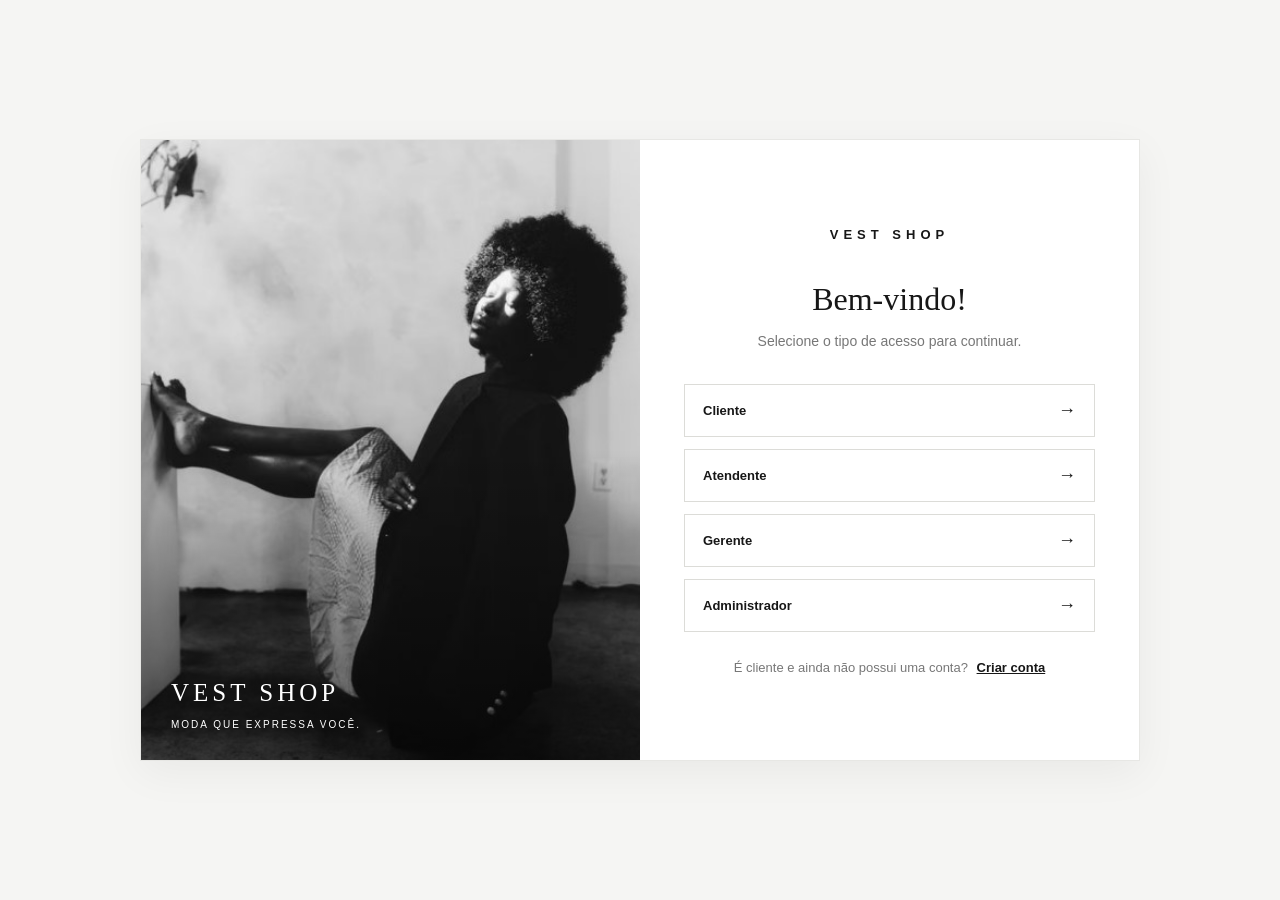
<file: pages/escolha_acesso.html>
<!DOCTYPE html>
<html lang="pt-BR">
<head>
    <meta charset="UTF-8">
    <meta name="viewport" content="width=device-width, initial-scale=1.0">
    <title>Escolher acesso | Vest Shop</title>
    <link rel="stylesheet" href="../css/escolha_acesso.css">
</head>
<body>
    <main class="container">

        <aside class="login-image">
            <div class="image-caption">
                <span>VEST SHOP</span>
                <p>MODA QUE EXPRESSA VOCÊ.</p>
            </div>
        </aside>

        <section class="access-card">
            <div class="brand">
                <span>VEST SHOP</span>
            </div>

            <header class="header">
                <h1>Bem-vindo!</h1>
                <p>Selecione o tipo de acesso para continuar.</p>
            </header>

            <nav class="access-options" aria-label="Tipos de acesso">
                <a href="login.html?perfil=cliente" class="access-button">
                    <span>Cliente</span>
                    <span class="arrow" aria-hidden="true">→</span>
                </a>

                <a href="login.html?perfil=atendente" class="access-button">
                    <span>Atendente</span>
                    <span class="arrow" aria-hidden="true">→</span>
                </a>

                <a href="login.html?perfil=gerente" class="access-button">
                    <span>Gerente</span>
                    <span class="arrow" aria-hidden="true">→</span>
                </a>

                <a href="login.html?perfil=administrador" class="access-button">
                    <span>Administrador</span>
                    <span class="arrow" aria-hidden="true">→</span>
                </a>
            </nav>

            <div class="register-link">
                <span>É cliente e ainda não possui uma conta?</span>
                <a href="cadastro.html">Criar conta</a>
            </div>
        </section>
    </main>
</body>
</html>
</file>
<file: css/escolha_acesso.css>
/* VEST SHOP — ESCOLHA DE ACESSO */

* {
    margin: 0;
    padding: 0;
    box-sizing: border-box;
}

body {
    min-height: 100vh;
    padding: 30px;
    display: flex;
    align-items: center;
    justify-content: center;
    font-family: Arial, Helvetica, sans-serif;
    background: #f5f5f3;
    color: #171717;
}

.container {
    display: grid;
    grid-template-columns: 1fr 1fr;
    width: min(100%, 1000px);
    min-height: 620px;
    margin: auto;
    background: #fff;
    border: 1px solid #e7e7e4;
    box-shadow: 0 12px 40px rgba(0, 0, 0, 0.05);
}

.login-image {
    position: relative;
    min-height: 620px;
    background-color: #222;
    background-image:
        linear-gradient(to top, rgba(0,0,0,0.6), transparent 50%),
        url("../imagens/modelo-para-as-telas-v2.jpg");
    background-position: center;
    background-size: cover;
}

.image-caption {
    position: absolute;
    left: 30px;
    right: 20px;
    bottom: 30px;
    color: #fff;
}

.image-caption span {
    font-family: Georgia, "Times New Roman", serif;
    font-size: 25px;
    letter-spacing: 4px;
}

.image-caption p {
    margin-top: 12px;
    font-size: 10px;
    letter-spacing: 2px;
}

.access-card {
    display: flex;
    flex-direction: column;
    justify-content: center;
    padding: 44px;
    background: #fff;
}

.brand {
    text-align: center;
    margin-bottom: 38px;
}

.brand span {
    font-size: 13px;
    font-weight: 800;
    letter-spacing: 5px;
}

.header {
    text-align: center;
    margin-bottom: 32px;
}

.header h1 {
    margin-bottom: 12px;
    font-family: Georgia, "Times New Roman", serif;
    font-size: 32px;
    font-weight: 400;
}

.header p {
    color: #777;
    font-size: 14px;
    line-height: 1.6;
}

.access-options {
    display: flex;
    flex-direction: column;
    gap: 12px;
}

.access-button {
    display: flex;
    align-items: center;
    justify-content: space-between;
    min-height: 52px;
    padding: 15px 18px;
    border: 1px solid #dcdcd8;
    background: #fff;
    color: #171717;
    text-decoration: none;
    font-size: 13px;
    font-weight: 600;
    transition: 0.2s ease;
}

.access-button:hover {
    background: #171717;
    color: #fff;
    border-color: #171717;
}

.arrow {
    font-size: 18px;
}

.register-link {
    margin-top: 28px;
    color: #777;
    font-size: 13px;
    text-align: center;
}

.register-link a {
    margin-left: 5px;
    color: #171717;
    font-weight: 700;
    text-decoration: underline;
}

a:focus-visible {
    outline: 3px solid #555;
    outline-offset: 3px;
}

@media (max-width: 700px) {
    body {
        padding: 16px;
    }

    .container {
        grid-template-columns: 1fr;
        width: 100%;
    }

    .login-image {
        min-height: 220px;
    }

    .access-card {
        padding: 32px 24px;
    }

    .header h1 {
        font-size: 28px;
    }
}
</file>
